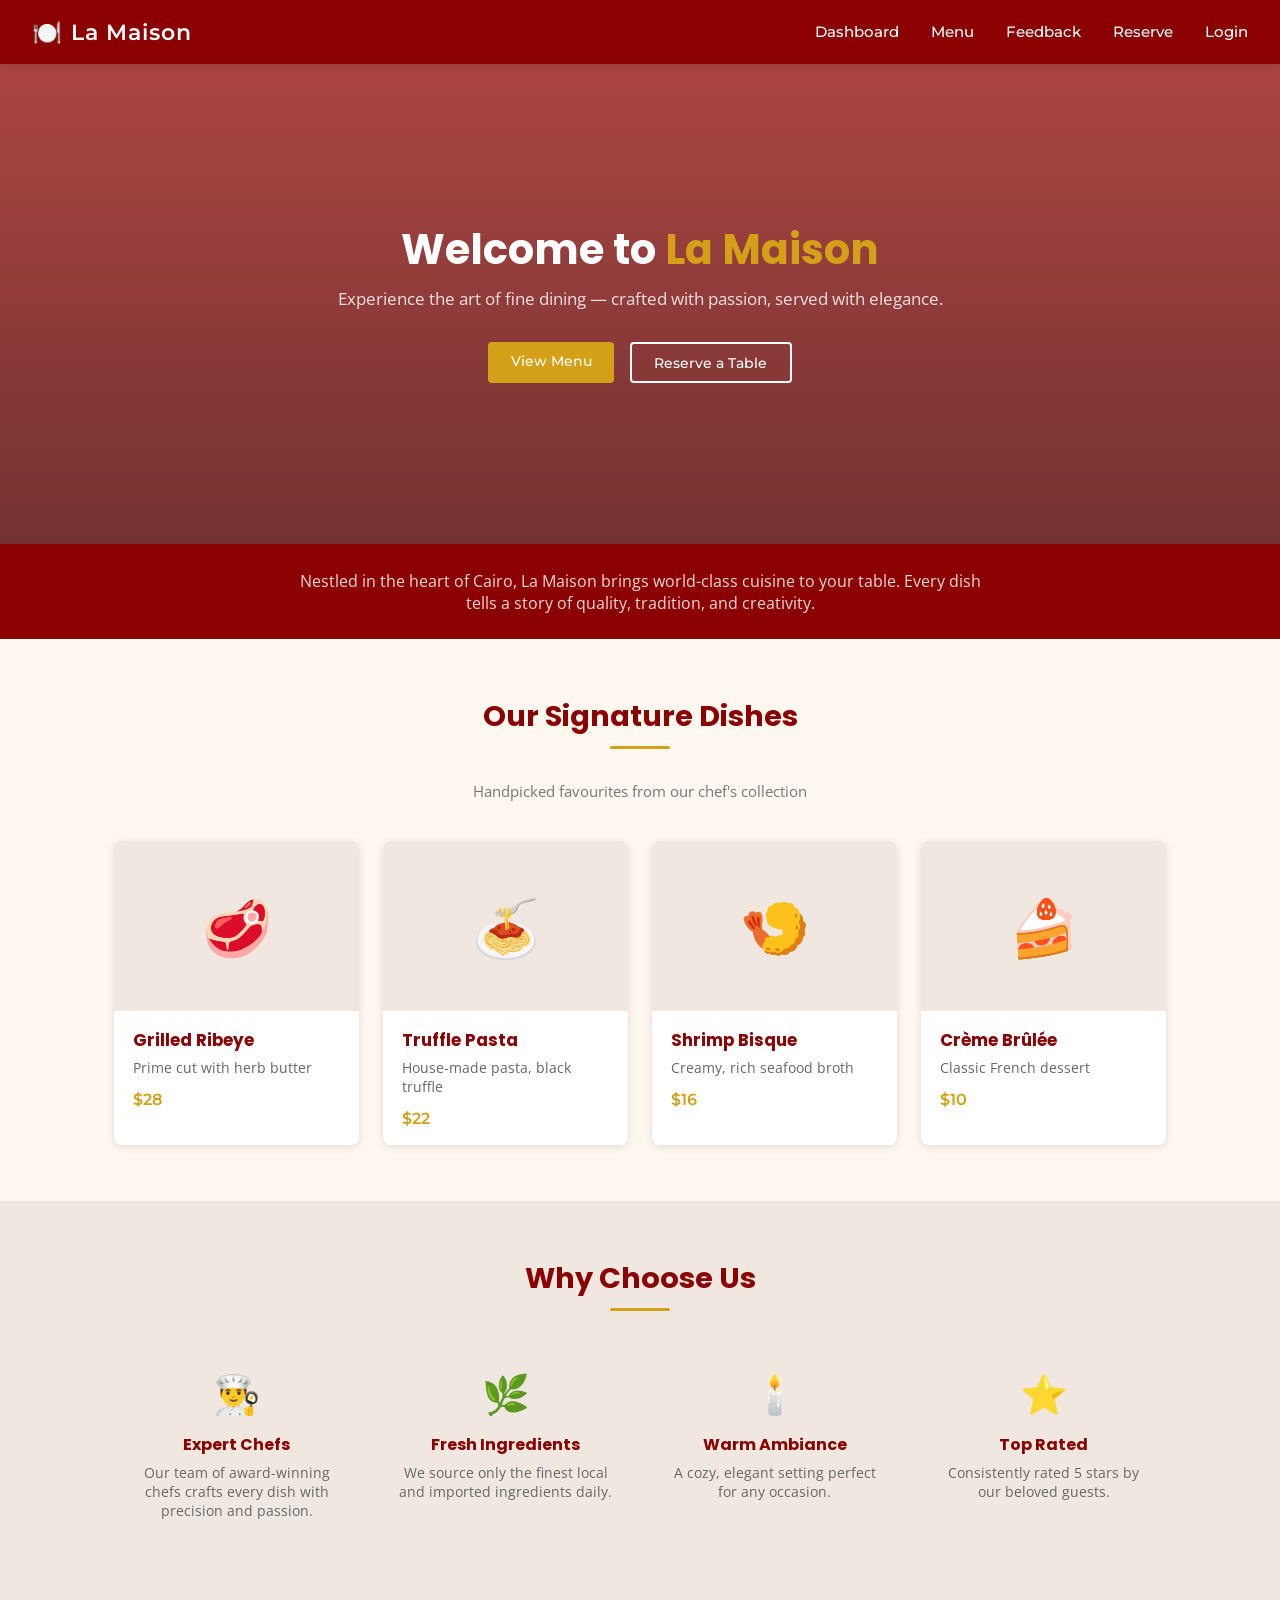
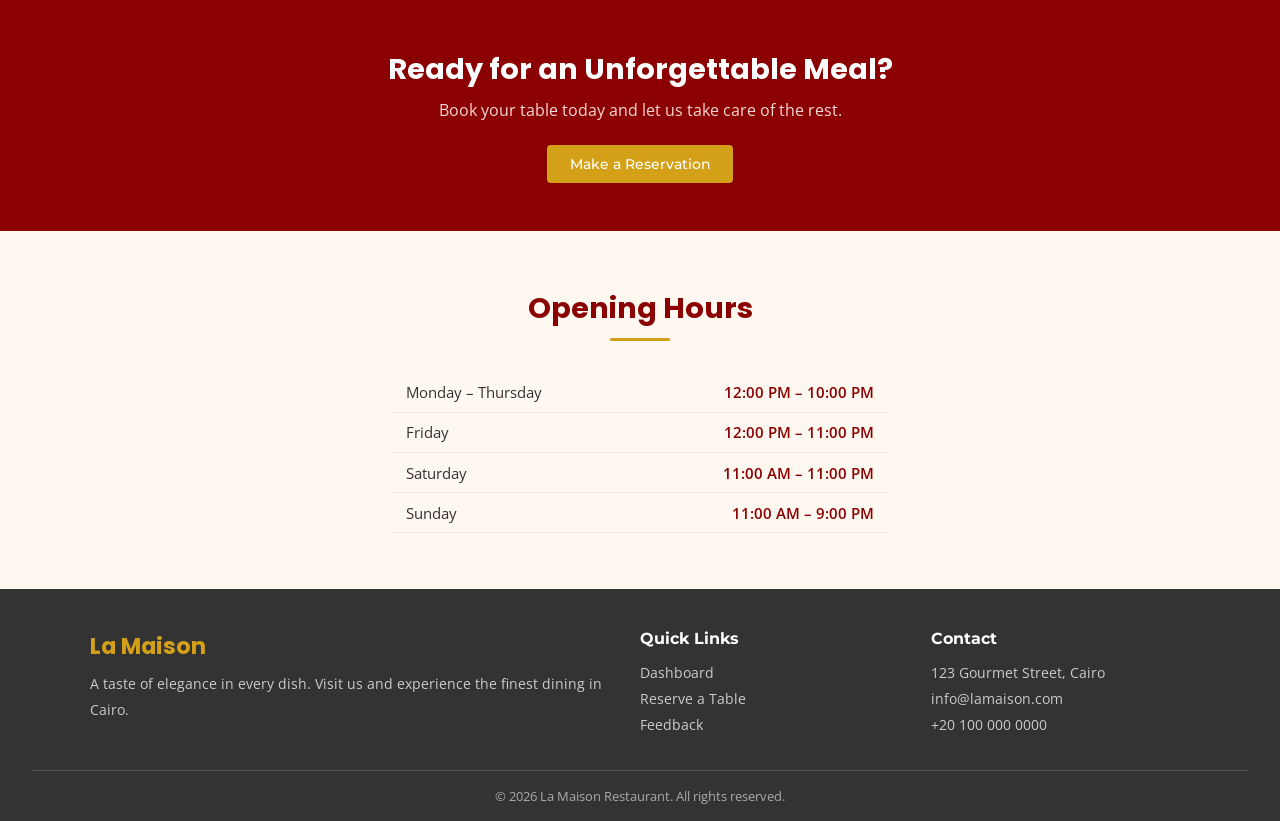
<file: index.html>
<!DOCTYPE html>
<html lang="en">
<head>
  <meta charset="UTF-8" />
  <meta name="viewport" content="width=device-width, initial-scale=1.0" />
  <title>La Maison – Fine Dining Restaurant</title>
  <link rel="stylesheet" href="css/global.css" />
  <link rel="stylesheet" href="css/home.css" />
</head>
<body>

  <!-- NAVBAR -->
  <header class="navbar">
    <div class="navbar-brand">
      <span class="brand-icon">🍽️</span>
      <span class="brand-name">La Maison</span>
    </div>
    <nav class="navbar-links" id="navLinks">
      <!-- Home hidden: we are on this page -->
      <a href="pages/dashboard.html" class="nav-link">Dashboard</a>
      <a href="#menu"                class="nav-link">Menu</a>
      <a href="pages/feedback.html"  class="nav-link">Feedback</a>
      <a href="pages/feedback.html"  class="nav-link">Reserve</a>
      <a href="pages/feedback.html"  class="nav-link">Login</a>
    </nav>
    <button class="nav-toggle" id="navToggle" aria-label="Toggle menu">&#9776;</button>
  </header>

  <main>

    <section class="hero">
      <div class="hero-content">
        <h1>Welcome to <span class="highlight">La Maison</span></h1>
        <p>Experience the art of fine dining — crafted with passion, served with elegance.</p>
        <div class="hero-buttons">
          <a href="#menu"                class="btn btn-secondary">View Menu</a>
          <a href="pages/feedback.html" class="btn btn-outline" style="border-color:#fff;color:#fff;">Reserve a Table</a>
        </div>
      </div>
    </section>

    <div class="about-strip">
      <p>Nestled in the heart of Cairo, La Maison brings world-class cuisine to your table. Every dish tells a story of quality, tradition, and creativity.</p>
    </div>

    <section class="section menu-section" id="menu">
      <div class="container">
        <h2 class="section-title">Our Signature Dishes</h2>
        <div class="divider"></div>
        <p class="section-subtitle">Handpicked favourites from our chef's collection</p>
        <div class="menu-grid" id="menuGrid"></div>
      </div>
    </section>

    <section class="section why-section">
      <div class="container">
        <h2 class="section-title">Why Choose Us</h2>
        <div class="divider"></div>
        <div class="why-grid">
          <div class="why-item">
            <div class="why-icon">👨‍🍳</div>
            <h3>Expert Chefs</h3>
            <p>Our team of award-winning chefs crafts every dish with precision and passion.</p>
          </div>
          <div class="why-item">
            <div class="why-icon">🌿</div>
            <h3>Fresh Ingredients</h3>
            <p>We source only the finest local and imported ingredients daily.</p>
          </div>
          <div class="why-item">
            <div class="why-icon">🕯️</div>
            <h3>Warm Ambiance</h3>
            <p>A cozy, elegant setting perfect for any occasion.</p>
          </div>
          <div class="why-item">
            <div class="why-icon">⭐</div>
            <h3>Top Rated</h3>
            <p>Consistently rated 5 stars by our beloved guests.</p>
          </div>
        </div>
      </div>
    </section>

    <section class="cta-section">
      <h2>Ready for an Unforgettable Meal?</h2>
      <p>Book your table today and let us take care of the rest.</p>
      <a href="pages/feedback.html" class="btn btn-secondary">Make a Reservation</a>
    </section>

    <section class="section hours-section">
      <div class="container">
        <h2 class="section-title">Opening Hours</h2>
        <div class="divider"></div>
        <table class="hours-table">
          <tbody id="hoursBody"></tbody>
        </table>
      </div>
    </section>

  </main>

  <!-- FOOTER -->
  <footer class="footer">
    <div class="footer-container">
      <div class="footer-col">
        <h3 class="footer-brand">La Maison</h3>
        <p>A taste of elegance in every dish. Visit us and experience the finest dining in Cairo.</p>
      </div>
      <div class="footer-col">
        <h4>Quick Links</h4>
        <ul>
          <li><a href="pages/dashboard.html">Dashboard</a></li>
          <li><a href="pages/feedback.html">Reserve a Table</a></li>
          <li><a href="pages/feedback.html">Feedback</a></li>
        </ul>
      </div>
      <div class="footer-col">
        <h4>Contact</h4>
        <ul>
          <li>123 Gourmet Street, Cairo</li>
          <li>info@lamaison.com</li>
          <li>+20 100 000 0000</li>
        </ul>
      </div>
    </div>
    <div class="footer-bottom">
      <p>&copy; 2026 La Maison Restaurant. All rights reserved.</p>
    </div>
  </footer>

  <script src="js/global.js"></script>
  <script src="js/home.js"></script>
</body>
</html>
</file>
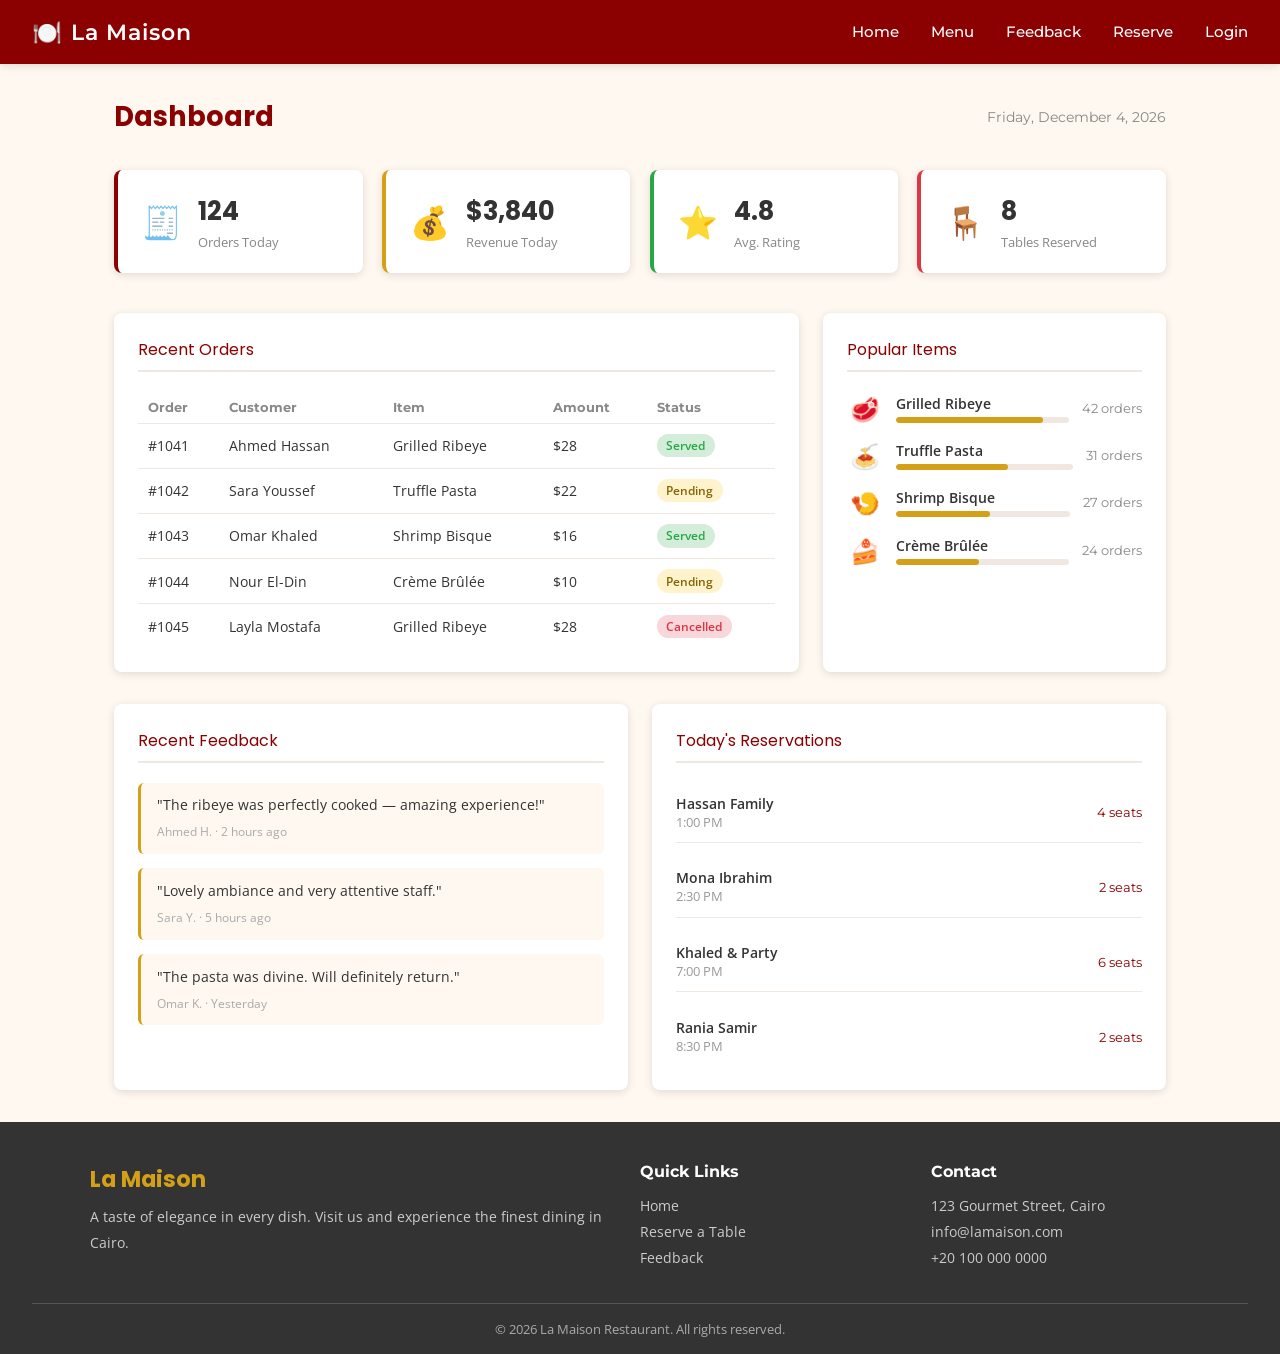
<file: pages/dashboard.html>
<!DOCTYPE html>
<html lang="en">
<head>
  <meta charset="UTF-8" />
  <meta name="viewport" content="width=device-width, initial-scale=1.0" />
  <title>Dashboard – La Maison</title>
  <link rel="stylesheet" href="../css/global.css" />
  <link rel="stylesheet" href="../css/dashboard.css" />
</head>
<body>

  <!-- NAVBAR -->
  <header class="navbar">
    <div class="navbar-brand">
      <span class="brand-icon">🍽️</span>
      <span class="brand-name">La Maison</span>
    </div>
    <nav class="navbar-links" id="navLinks">
      <a href="../index.html"       class="nav-link">Home</a>
      <!-- Dashboard hidden: we are on this page -->
      <a href="../index.html#menu"  class="nav-link">Menu</a>
      <a href="feedback.html"       class="nav-link">Feedback</a>
      <a href="feedback.html"       class="nav-link">Reserve</a>
      <a href="feedback.html"       class="nav-link">Login</a>
    </nav>
    <button class="nav-toggle" id="navToggle" aria-label="Toggle menu">&#9776;</button>
  </header>

  <main>
    <div class="dashboard-page">

      <div class="dashboard-header">
        <h1>Dashboard</h1>
        <span class="dashboard-date" id="dashDate"></span>
      </div>

      <div class="stats-grid" id="statsGrid"></div>

      <div class="dashboard-grid">
        <div class="dash-card">
          <div class="dash-card-title">Recent Orders</div>
          <table class="orders-table">
            <thead>
              <tr>
                <th>Order</th>
                <th>Customer</th>
                <th>Item</th>
                <th>Amount</th>
                <th>Status</th>
              </tr>
            </thead>
            <tbody id="ordersBody"></tbody>
          </table>
        </div>
        <div class="dash-card">
          <div class="dash-card-title">Popular Items</div>
          <div class="popular-list" id="popularList"></div>
        </div>
      </div>

      <div class="dashboard-bottom">
        <div class="dash-card">
          <div class="dash-card-title">Recent Feedback</div>
          <div class="feedback-list" id="feedbackList"></div>
        </div>
        <div class="dash-card">
          <div class="dash-card-title">Today's Reservations</div>
          <div class="reservation-list" id="reservationList"></div>
        </div>
      </div>

    </div>
  </main>

  <!-- FOOTER -->
  <footer class="footer">
    <div class="footer-container">
      <div class="footer-col">
        <h3 class="footer-brand">La Maison</h3>
        <p>A taste of elegance in every dish. Visit us and experience the finest dining in Cairo.</p>
      </div>
      <div class="footer-col">
        <h4>Quick Links</h4>
        <ul>
          <li><a href="../index.html">Home</a></li>
          <li><a href="feedback.html">Reserve a Table</a></li>
          <li><a href="feedback.html">Feedback</a></li>
        </ul>
      </div>
      <div class="footer-col">
        <h4>Contact</h4>
        <ul>
          <li>123 Gourmet Street, Cairo</li>
          <li>info@lamaison.com</li>
          <li>+20 100 000 0000</li>
        </ul>
      </div>
    </div>
    <div class="footer-bottom">
      <p>&copy; 2026 La Maison Restaurant. All rights reserved.</p>
    </div>
  </footer>

  <script src="../js/global.js"></script>
  <script src="../js/dashboard.js"></script>
</body>
</html>
</file>
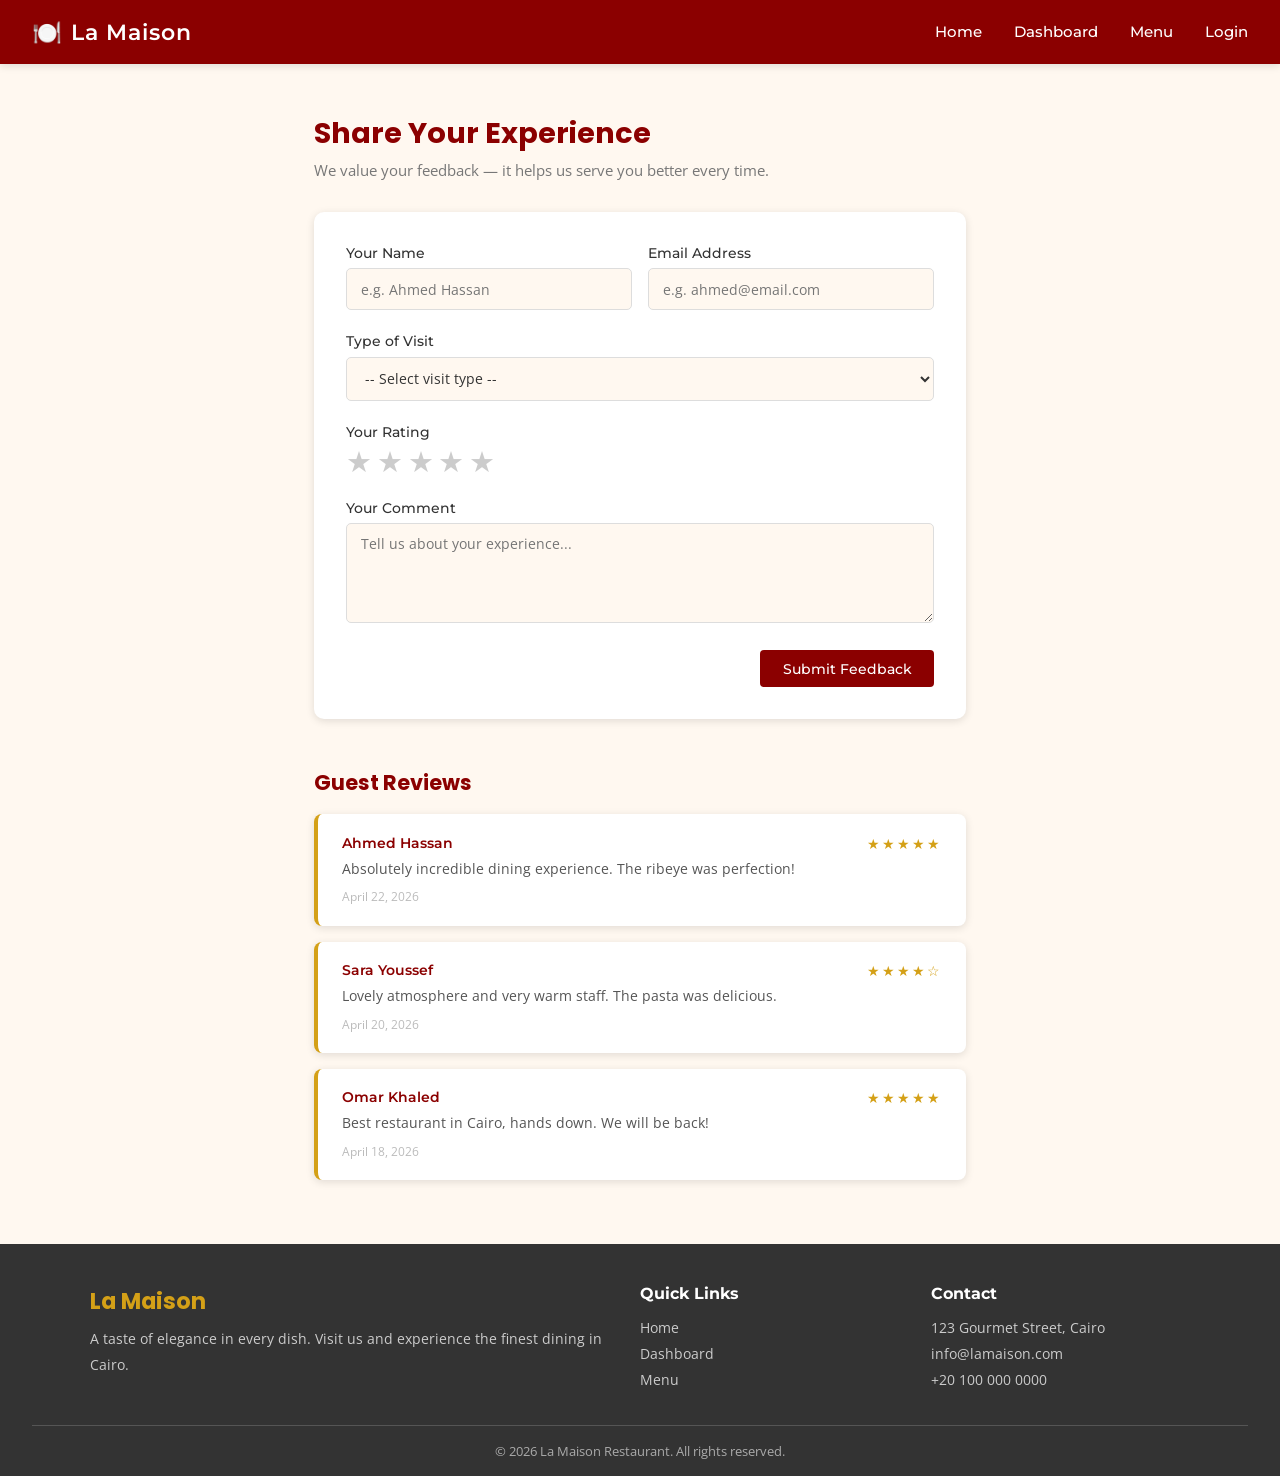
<file: pages/feedback.html>
<!DOCTYPE html>
<html lang="en">
<head>
  <meta charset="UTF-8" />
  <meta name="viewport" content="width=device-width, initial-scale=1.0" />
  <title>Feedback – La Maison</title>
  <link rel="stylesheet" href="../css/global.css" />
  <link rel="stylesheet" href="../css/feedback.css" />
</head>
<body>

  <!-- NAVBAR -->
  <header class="navbar">
    <div class="navbar-brand">
      <span class="brand-icon">🍽️</span>
      <span class="brand-name">La Maison</span>
    </div>
    <nav class="navbar-links" id="navLinks">
      <a href="../index.html"      class="nav-link">Home</a>
      <a href="dashboard.html"     class="nav-link">Dashboard</a>
      <a href="../index.html#menu" class="nav-link">Menu</a>
      <!-- Reserve/Feedback hidden: we are on this page -->
      <a href="feedback.html"      class="nav-link">Login</a>
    </nav>
    <button class="nav-toggle" id="navToggle" aria-label="Toggle menu">&#9776;</button>
  </header>

  <main>
    <div class="feedback-page">

      <h1>Share Your Experience</h1>
      <p class="page-intro">We value your feedback — it helps us serve you better every time.</p>

      <div class="form-card">

        <div id="feedbackForm">

          <div class="form-row">
            <div class="form-group">
              <label for="guestName">Your Name</label>
              <input type="text" id="guestName" placeholder="e.g. Ahmed Hassan" />
              <span class="field-error" id="nameError">Please enter your name (at least 2 characters).</span>
            </div>
            <div class="form-group">
              <label for="guestEmail">Email Address</label>
              <input type="email" id="guestEmail" placeholder="e.g. ahmed@email.com" />
              <span class="field-error" id="emailError">Please enter a valid email address.</span>
            </div>
          </div>

          <div class="form-group">
            <label for="visitType">Type of Visit</label>
            <select id="visitType">
              <option value="">-- Select visit type --</option>
              <option value="dine-in">Dine-In</option>
              <option value="takeaway">Takeaway</option>
              <option value="delivery">Delivery</option>
              <option value="reservation">Reservation</option>
            </select>
            <span class="field-error" id="visitError">Please select a visit type.</span>
          </div>

          <div class="form-group">
            <label>Your Rating</label>
            <div class="star-rating" id="starRating">
              <span class="star" data-value="1">★</span>
              <span class="star" data-value="2">★</span>
              <span class="star" data-value="3">★</span>
              <span class="star" data-value="4">★</span>
              <span class="star" data-value="5">★</span>
            </div>
            <input type="hidden" id="ratingValue" />
            <span class="field-error" id="ratingError">Please select a star rating.</span>
          </div>

          <div class="form-group">
            <label for="comment">Your Comment</label>
            <textarea id="comment" placeholder="Tell us about your experience..."></textarea>
            <span class="field-error" id="commentError">Please write at least 10 characters.</span>
          </div>

          <div class="form-actions">
            <button class="btn btn-primary" id="submitBtn">Submit Feedback</button>
          </div>

        </div>

        <div class="success-msg" id="successMsg">
          <div class="check">✅</div>
          <h2>Thank You!</h2>
          <p>Your feedback has been received. We appreciate you taking the time to share your experience.</p>
          <button class="btn btn-outline" id="newReviewBtn">Submit Another Review</button>
        </div>

      </div>

      <div class="reviews-section">
        <h2 class="section-title" style="text-align:left; font-size:1.3rem; margin-bottom:1rem;">Guest Reviews</h2>
        <div id="reviewList"></div>
      </div>

    </div>
  </main>

  <!-- FOOTER -->
  <footer class="footer">
    <div class="footer-container">
      <div class="footer-col">
        <h3 class="footer-brand">La Maison</h3>
        <p>A taste of elegance in every dish. Visit us and experience the finest dining in Cairo.</p>
      </div>
      <div class="footer-col">
        <h4>Quick Links</h4>
        <ul>
          <li><a href="../index.html">Home</a></li>
          <li><a href="dashboard.html">Dashboard</a></li>
          <li><a href="../index.html#menu">Menu</a></li>
        </ul>
      </div>
      <div class="footer-col">
        <h4>Contact</h4>
        <ul>
          <li>123 Gourmet Street, Cairo</li>
          <li>info@lamaison.com</li>
          <li>+20 100 000 0000</li>
        </ul>
      </div>
    </div>
    <div class="footer-bottom">
      <p>&copy; 2026 La Maison Restaurant. All rights reserved.</p>
    </div>
  </footer>

  <script src="../js/global.js"></script>
  <script src="../js/feedback.js"></script>
</body>
</html>
</file>
<file: css/global.css>
/* =============================================
   GLOBAL STYLES - La Maison Restaurant
   ============================================= */

@import url('https://fonts.googleapis.com/css2?family=Poppins:wght@600&family=Open+Sans&family=Montserrat:wght@500&display=swap');

/* --- CSS Variables --- */
:root {
  --primary:     #8B0000;
  --secondary:   #D4A017;
  --background:  #FFF8F0;
  --text:        #333333;
  --success:     #28A745;
  --danger:      #DC3545;
  --white:       #ffffff;
  --light-gray:  #f0e8e0;
  --shadow:      0 2px 8px rgba(0,0,0,0.12);

  --font-heading: 'Poppins', sans-serif;
  --font-body:    'Open Sans', sans-serif;
  --font-nav:     'Montserrat', sans-serif;
}

/* --- Reset --- */
*, *::before, *::after {
  box-sizing: border-box;
  margin: 0;
  padding: 0;
}

body {
  font-family: var(--font-body);
  background-color: var(--background);
  color: var(--text);
  min-height: 100vh;
  display: flex;
  flex-direction: column;
}

main {
  flex: 1;
}

a {
  text-decoration: none;
  color: inherit;
}

ul {
  list-style: none;
}

img {
  max-width: 100%;
  display: block;
}

h1, h2, h3 {
  font-family: var(--font-heading);
  color: var(--primary);
}

/* =============================================
   NAVBAR
   ============================================= */
.navbar {
  background-color: var(--primary);
  display: flex;
  align-items: center;
  justify-content: space-between;
  padding: 0 2rem;
  height: 64px;
  position: sticky;
  top: 0;
  z-index: 100;
  box-shadow: var(--shadow);
}

.navbar-brand {
  display: flex;
  align-items: center;
  gap: 0.5rem;
  font-family: var(--font-nav);
  font-size: 1.4rem;
  font-weight: 600;
  color: var(--white);
  letter-spacing: 1px;
}

.brand-icon {
  font-size: 1.5rem;
}

.navbar-links {
  display: flex;
  gap: 2rem;
}

.nav-link {
  font-family: var(--font-nav);
  font-weight: 500;
  color: var(--white);
  font-size: 0.95rem;
  padding: 0.3rem 0;
  border-bottom: 2px solid transparent;
  transition: color 0.2s, border-color 0.2s;
}

.nav-link:hover,
.nav-link.active {
  color: var(--secondary);
  border-bottom-color: var(--secondary);
}

.nav-toggle {
  display: none;
  background: none;
  border: none;
  color: var(--white);
  font-size: 1.6rem;
  cursor: pointer;
}

/* =============================================
   FOOTER
   ============================================= */
.footer {
  background-color: var(--text);
  color: var(--white);
  padding: 2.5rem 2rem 0;
  margin-top: auto;
}

.footer-container {
  display: grid;
  grid-template-columns: 2fr 1fr 1fr;
  gap: 2rem;
  max-width: 1100px;
  margin: 0 auto;
  padding-bottom: 2rem;
}

.footer-brand {
  font-family: var(--font-heading);
  font-size: 1.4rem;
  color: var(--secondary);
  margin-bottom: 0.5rem;
}

.footer-col p,
.footer-col li {
  font-size: 0.9rem;
  line-height: 1.8;
  color: #ccc;
}

.footer-col h4 {
  font-family: var(--font-nav);
  font-size: 1rem;
  color: var(--white);
  margin-bottom: 0.75rem;
}

.footer-col a {
  color: #ccc;
  transition: color 0.2s;
}

.footer-col a:hover {
  color: var(--secondary);
}

.footer-bottom {
  border-top: 1px solid #555;
  text-align: center;
  padding: 1rem;
  font-size: 0.82rem;
  color: #aaa;
}

/* =============================================
   BUTTONS
   ============================================= */
.btn {
  font-family: var(--font-nav);
  font-weight: 500;
  padding: 0.6rem 1.4rem;
  border: none;
  border-radius: 4px;
  cursor: pointer;
  font-size: 0.9rem;
  transition: background 0.2s, transform 0.1s;
  display: inline-block;
}

.btn:active {
  transform: scale(0.97);
}

.btn-primary {
  background-color: var(--primary);
  color: var(--white);
}

.btn-primary:hover {
  background-color: #6b0000;
}

.btn-secondary {
  background-color: var(--secondary);
  color: var(--white);
}

.btn-secondary:hover {
  background-color: #b8880f;
}

.btn-outline {
  background: transparent;
  border: 2px solid var(--primary);
  color: var(--primary);
}

.btn-outline:hover {
  background: var(--primary);
  color: var(--white);
}

/* =============================================
   UTILITIES
   ============================================= */
.container {
  max-width: 1100px;
  margin: 0 auto;
  padding: 0 1.5rem;
}

.section {
  padding: 3.5rem 1.5rem;
}

.section-title {
  font-family: var(--font-heading);
  font-size: 1.8rem;
  color: var(--primary);
  text-align: center;
  margin-bottom: 0.4rem;
}

.section-subtitle {
  text-align: center;
  color: #777;
  font-size: 0.95rem;
  margin-bottom: 2.5rem;
}

.divider {
  width: 60px;
  height: 3px;
  background: var(--secondary);
  margin: 0.5rem auto 2rem;
  border-radius: 2px;
}

/* =============================================
   RESPONSIVE
   ============================================= */
@media (max-width: 768px) {
  .navbar-links {
    display: none;
    flex-direction: column;
    position: absolute;
    top: 64px;
    left: 0;
    right: 0;
    background: var(--primary);
    padding: 1rem 2rem;
    gap: 1rem;
  }

  .navbar-links.open {
    display: flex;
  }

  .nav-toggle {
    display: block;
  }

  .footer-container {
    grid-template-columns: 1fr;
  }
}
</file>
<file: css/home.css>
/* =============================================
   HOMEPAGE STYLES
   ============================================= */

/* --- Hero --- */
.hero {
  background: linear-gradient(rgba(139,0,0,0.72), rgba(80,0,0,0.80)),
              url('https://images.unsplash.com/photo-1414235077428-338989a2e8c0?w=1400') center/cover no-repeat;
  color: var(--white);
  text-align: center;
  padding: 6rem 1.5rem;
  min-height: 480px;
  display: flex;
  align-items: center;
  justify-content: center;
}

.hero-content {
  max-width: 620px;
}

.hero-content h1 {
  font-size: 2.6rem;
  color: var(--white);
  margin-bottom: 0.8rem;
  line-height: 1.2;
}

.hero-content .highlight {
  color: var(--secondary);
}

.hero-content p {
  font-size: 1.05rem;
  margin-bottom: 2rem;
  color: #f0e0e0;
}

.hero-buttons {
  display: flex;
  gap: 1rem;
  justify-content: center;
  flex-wrap: wrap;
}

/* --- About Strip --- */
.about-strip {
  background: var(--primary);
  color: var(--white);
  text-align: center;
  padding: 1.6rem 1.5rem;
}

.about-strip p {
  font-size: 1rem;
  max-width: 700px;
  margin: 0 auto;
  color: #f5d8d8;
}

/* --- Menu Highlights --- */
.menu-section {
  background: var(--background);
}

.menu-grid {
  display: grid;
  grid-template-columns: repeat(auto-fit, minmax(230px, 1fr));
  gap: 1.5rem;
  max-width: 1100px;
  margin: 0 auto;
}

.menu-card {
  background: var(--white);
  border-radius: 8px;
  overflow: hidden;
  box-shadow: var(--shadow);
  transition: transform 0.2s, box-shadow 0.2s;
}

.menu-card:hover {
  transform: translateY(-4px);
  box-shadow: 0 6px 18px rgba(139,0,0,0.15);
}

.menu-card-img {
  width: 100%;
  height: 170px;
  object-fit: cover;
  background: var(--light-gray);
  display: flex;
  align-items: center;
  justify-content: center;
  font-size: 3.5rem;
}

.menu-card-body {
  padding: 1rem 1.2rem;
}

.menu-card-body h3 {
  font-size: 1.05rem;
  margin-bottom: 0.3rem;
  color: var(--primary);
}

.menu-card-body p {
  font-size: 0.85rem;
  color: #666;
  margin-bottom: 0.7rem;
}

.menu-card-price {
  font-family: var(--font-nav);
  font-weight: 600;
  color: var(--secondary);
  font-size: 1rem;
}

/* --- Why Us --- */
.why-section {
  background: var(--light-gray);
}

.why-grid {
  display: grid;
  grid-template-columns: repeat(auto-fit, minmax(200px, 1fr));
  gap: 1.5rem;
  max-width: 1100px;
  margin: 0 auto;
  text-align: center;
}

.why-item {
  padding: 1.5rem 1rem;
}

.why-icon {
  font-size: 2.4rem;
  margin-bottom: 0.8rem;
}

.why-item h3 {
  font-size: 1rem;
  margin-bottom: 0.4rem;
}

.why-item p {
  font-size: 0.85rem;
  color: #666;
}

/* --- Reservation CTA --- */
.cta-section {
  background: var(--primary);
  color: var(--white);
  text-align: center;
  padding: 3rem 1.5rem;
}

.cta-section h2 {
  color: var(--white);
  font-size: 1.8rem;
  margin-bottom: 0.5rem;
}

.cta-section p {
  color: #f5d8d8;
  margin-bottom: 1.5rem;
}

/* --- Hours --- */
.hours-section {
  background: var(--background);
}

.hours-table {
  max-width: 500px;
  margin: 0 auto;
  width: 100%;
  border-collapse: collapse;
}

.hours-table td {
  padding: 0.6rem 1rem;
  font-size: 0.95rem;
  border-bottom: 1px solid var(--light-gray);
}

.hours-table td:last-child {
  text-align: right;
  color: var(--primary);
  font-weight: 600;
}

@media (max-width: 600px) {
  .hero-content h1 {
    font-size: 1.8rem;
  }
}
</file>
<file: css/dashboard.css>
/* =============================================
   DASHBOARD STYLES
   ============================================= */

.dashboard-page {
  padding: 2rem 1.5rem;
  max-width: 1100px;
  margin: 0 auto;
}

.dashboard-header {
  display: flex;
  align-items: center;
  justify-content: space-between;
  margin-bottom: 2rem;
  flex-wrap: wrap;
  gap: 1rem;
}

.dashboard-header h1 {
  font-size: 1.7rem;
}

.dashboard-date {
  font-size: 0.9rem;
  color: #888;
  font-family: var(--font-nav);
}

/* --- Stat Cards --- */
.stats-grid {
  display: grid;
  grid-template-columns: repeat(auto-fit, minmax(200px, 1fr));
  gap: 1.2rem;
  margin-bottom: 2.5rem;
}

.stat-card {
  background: var(--white);
  border-radius: 8px;
  padding: 1.4rem 1.5rem;
  box-shadow: var(--shadow);
  border-left: 4px solid var(--primary);
  display: flex;
  align-items: center;
  gap: 1rem;
}

.stat-card.gold {
  border-left-color: var(--secondary);
}

.stat-card.green {
  border-left-color: var(--success);
}

.stat-card.red {
  border-left-color: var(--danger);
}

.stat-icon {
  font-size: 2rem;
}

.stat-info h3 {
  font-size: 1.6rem;
  font-family: var(--font-heading);
  color: var(--text);
  margin-bottom: 0.1rem;
}

.stat-info p {
  font-size: 0.82rem;
  color: #888;
}

/* --- Dashboard Grid --- */
.dashboard-grid {
  display: grid;
  grid-template-columns: 2fr 1fr;
  gap: 1.5rem;
  margin-bottom: 2rem;
}

.dash-card {
  background: var(--white);
  border-radius: 8px;
  padding: 1.5rem;
  box-shadow: var(--shadow);
}

.dash-card-title {
  font-family: var(--font-heading);
  font-size: 1rem;
  color: var(--primary);
  margin-bottom: 1.2rem;
  padding-bottom: 0.5rem;
  border-bottom: 2px solid var(--light-gray);
}

/* --- Orders Table --- */
.orders-table {
  width: 100%;
  border-collapse: collapse;
  font-size: 0.88rem;
}

.orders-table th {
  text-align: left;
  padding: 0.5rem 0.6rem;
  font-family: var(--font-nav);
  font-size: 0.8rem;
  color: #888;
  border-bottom: 1px solid var(--light-gray);
}

.orders-table td {
  padding: 0.65rem 0.6rem;
  border-bottom: 1px solid var(--light-gray);
  color: var(--text);
}

.orders-table tr:last-child td {
  border-bottom: none;
}

.badge {
  display: inline-block;
  padding: 0.2rem 0.6rem;
  border-radius: 12px;
  font-size: 0.75rem;
  font-weight: 600;
}

.badge-success {
  background: #d4edda;
  color: var(--success);
}

.badge-warning {
  background: #fff3cd;
  color: #856404;
}

.badge-danger {
  background: #f8d7da;
  color: var(--danger);
}

/* --- Popular Items --- */
.popular-list {
  display: flex;
  flex-direction: column;
  gap: 0.9rem;
}

.popular-item {
  display: flex;
  align-items: center;
  gap: 0.8rem;
}

.popular-icon {
  font-size: 1.5rem;
  width: 36px;
  text-align: center;
}

.popular-info {
  flex: 1;
}

.popular-info p {
  font-size: 0.88rem;
  font-weight: 600;
  margin-bottom: 0.25rem;
  color: var(--text);
}

.progress-bar {
  height: 6px;
  background: var(--light-gray);
  border-radius: 3px;
  overflow: hidden;
}

.progress-fill {
  height: 100%;
  background: var(--secondary);
  border-radius: 3px;
}

.popular-count {
  font-size: 0.8rem;
  color: #888;
  font-family: var(--font-nav);
}

/* --- Bottom Row --- */
.dashboard-bottom {
  display: grid;
  grid-template-columns: 1fr 1fr;
  gap: 1.5rem;
}

/* --- Recent Feedback --- */
.feedback-list {
  display: flex;
  flex-direction: column;
  gap: 0.9rem;
}

.feedback-item {
  padding: 0.8rem 1rem;
  background: var(--background);
  border-radius: 6px;
  border-left: 3px solid var(--secondary);
}

.feedback-item p {
  font-size: 0.85rem;
  color: var(--text);
  margin-bottom: 0.3rem;
}

.feedback-meta {
  font-size: 0.78rem;
  color: #aaa;
}

/* --- Reservations --- */
.reservation-list {
  display: flex;
  flex-direction: column;
  gap: 0.9rem;
}

.reservation-item {
  display: flex;
  justify-content: space-between;
  align-items: center;
  padding: 0.7rem 0;
  border-bottom: 1px solid var(--light-gray);
}

.reservation-item:last-child {
  border-bottom: none;
}

.res-name {
  font-size: 0.9rem;
  font-weight: 600;
  color: var(--text);
}

.res-time {
  font-size: 0.8rem;
  color: #999;
}

.res-seats {
  font-size: 0.82rem;
  font-family: var(--font-nav);
  color: var(--primary);
}

@media (max-width: 768px) {
  .dashboard-grid,
  .dashboard-bottom {
    grid-template-columns: 1fr;
  }
}
</file>
<file: css/feedback.css>
/* =============================================
   FEEDBACK PAGE STYLES
   ============================================= */

.feedback-page {
  max-width: 700px;
  margin: 0 auto;
  padding: 3rem 1.5rem;
}

.feedback-page h1 {
  font-size: 1.8rem;
  margin-bottom: 0.3rem;
}

.feedback-page .page-intro {
  color: #777;
  font-size: 0.95rem;
  margin-bottom: 2rem;
}

/* --- Form Card --- */
.form-card {
  background: var(--white);
  border-radius: 10px;
  padding: 2rem;
  box-shadow: var(--shadow);
}

/* --- Form Groups --- */
.form-group {
  margin-bottom: 1.4rem;
}

.form-group label {
  display: block;
  font-family: var(--font-nav);
  font-size: 0.88rem;
  font-weight: 500;
  color: var(--text);
  margin-bottom: 0.4rem;
}

.form-group input,
.form-group select,
.form-group textarea {
  width: 100%;
  padding: 0.65rem 0.9rem;
  border: 1.5px solid #ddd;
  border-radius: 5px;
  font-family: var(--font-body);
  font-size: 0.9rem;
  color: var(--text);
  background: var(--background);
  transition: border-color 0.2s;
  outline: none;
}

.form-group input:focus,
.form-group select:focus,
.form-group textarea:focus {
  border-color: var(--primary);
}

.form-group textarea {
  resize: vertical;
  min-height: 100px;
}

.form-row {
  display: grid;
  grid-template-columns: 1fr 1fr;
  gap: 1rem;
}

/* --- Star Rating --- */
.star-rating {
  display: flex;
  gap: 0.3rem;
  margin-top: 0.2rem;
}

.star {
  font-size: 1.8rem;
  cursor: pointer;
  color: #ccc;
  transition: color 0.15s;
  line-height: 1;
}

.star.active,
.star:hover {
  color: var(--secondary);
}

/* --- Submit Area --- */
.form-actions {
  display: flex;
  align-items: center;
  justify-content: flex-end;
  gap: 1rem;
  margin-top: 0.5rem;
}

/* --- Validation Messages --- */
.field-error {
  color: var(--danger);
  font-size: 0.78rem;
  margin-top: 0.3rem;
  display: none;
}

.field-error.visible {
  display: block;
}

input.invalid,
select.invalid,
textarea.invalid {
  border-color: var(--danger);
}

/* --- Success Message --- */
.success-msg {
  display: none;
  text-align: center;
  padding: 2rem;
}

.success-msg.visible {
  display: block;
}

.success-msg .check {
  font-size: 3.5rem;
  margin-bottom: 1rem;
}

.success-msg h2 {
  color: var(--success);
  margin-bottom: 0.5rem;
}

.success-msg p {
  color: #666;
  margin-bottom: 1.5rem;
}

/* --- Past Reviews --- */
.reviews-section {
  margin-top: 3rem;
}

.review-card {
  background: var(--white);
  border-radius: 8px;
  padding: 1.2rem 1.5rem;
  box-shadow: var(--shadow);
  margin-bottom: 1rem;
  border-left: 4px solid var(--secondary);
}

.review-header {
  display: flex;
  justify-content: space-between;
  align-items: center;
  margin-bottom: 0.4rem;
}

.review-name {
  font-family: var(--font-nav);
  font-weight: 600;
  font-size: 0.9rem;
  color: var(--primary);
}

.review-stars {
  color: var(--secondary);
  font-size: 0.9rem;
  letter-spacing: 2px;
}

.review-text {
  font-size: 0.88rem;
  color: #555;
  margin-bottom: 0.4rem;
}

.review-date {
  font-size: 0.78rem;
  color: #bbb;
}

@media (max-width: 540px) {
  .form-row {
    grid-template-columns: 1fr;
  }
}
</file>
